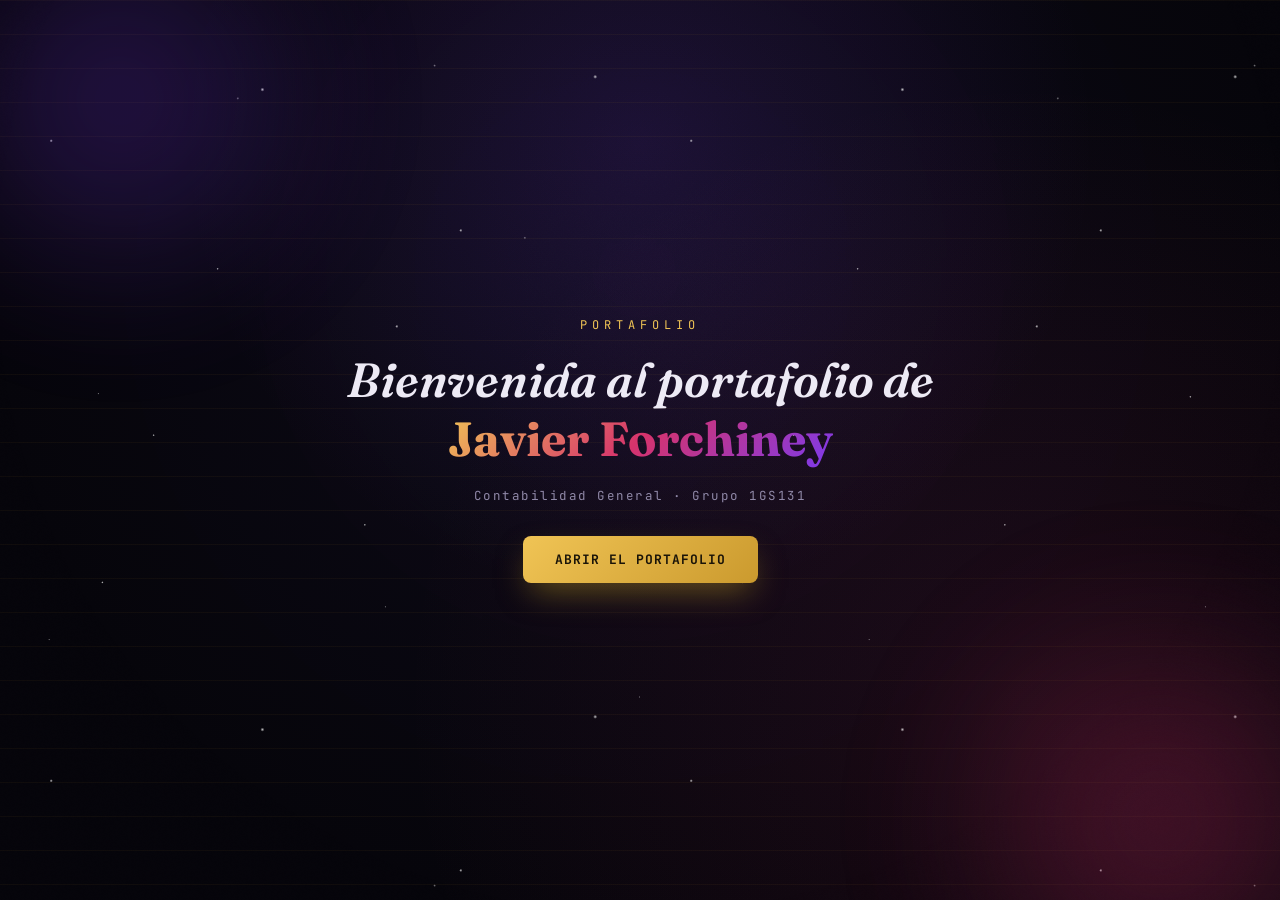
<file: index.html>
<!DOCTYPE html>
<html lang="es">
<head>
<meta charset="UTF-8">
<meta name="viewport" content="width=device-width, initial-scale=1.0">
<title>Portafolio de Contabilidad · Javier Forchiney</title>
<link rel="preconnect" href="https://fonts.googleapis.com">
<link href="https://fonts.googleapis.com/css2?family=Fraunces:ital,wght@0,600;0,700;1,500;1,600;1,700&family=JetBrains+Mono:wght@400;500;600;700&family=Inter:wght@400;500;600;700&display=swap" rel="stylesheet">
<link rel="stylesheet" href="style.css">
</head>
<body>

<!-- ===== PANTALLA DE BIENVENIDA ===== -->
<div id="welcome-screen">
  <div class="stars-a"></div>
  <div class="stars-b"></div>
  <div class="ledger-lines"></div>
  <div class="grain"></div>
  <div class="orb orb-a"></div>
  <div class="orb orb-b"></div>
  <div class="welcome-content">
    <div class="welcome-eyebrow">PORTAFOLIO</div>
    <h1 class="welcome-title">Bienvenida al portafolio de<br><span>Javier Forchiney</span></h1>
    <p class="welcome-sub">Contabilidad General · Grupo 1GS131</p>
    <button id="open-btn" class="open-btn">Abrir el portafolio</button>
  </div>
</div>

<!-- ===== ESCRITORIO ===== -->
<div id="desktop" class="hidden">

  <div class="stars-a"></div>
  <div class="stars-b"></div>
  <div class="ledger-lines"></div>
  <div class="grain"></div>
  <div class="orb orb-a"></div>
  <div class="orb orb-c"></div>

  <div class="desktop-watermark">
    <div class="wm-name">JAVIER FORCHINEY</div>
    <div class="wm-role">Contabilidad General · Portafolio de Curso</div>
  </div>

  <div class="icons-grid" id="icons-grid">
    <!-- Los íconos de carpetas se generan por JS a partir de FOLDERS -->
  </div>

  <div id="windows-container"></div>

  <div class="taskbar">
    <button class="start-btn" id="start-btn">
      <span class="start-dot"></span> Portafolio
    </button>
    <div class="taskbar-open" id="taskbar-open"></div>
    <div class="taskbar-clock" id="taskbar-clock">--:--</div>
  </div>

  <div class="about-panel" id="about-panel">
    <p>Doble clic abre carpetas y archivos. Un clic en cualquier parte vacía del escritorio cierra las ventanas abiertas.</p>
    <button id="about-close">Cerrar</button>
  </div>
</div>
 
<!-- ===== VISOR DE PANTALLA COMPLETA (Portada, Presentación, Conclusión) ===== -->
<div id="fullscreen-viewer" class="hidden">
  <div class="fs-topbar">
    <button id="fs-back-btn" class="fs-back-btn" type="button">← Regresar</button>
    <div class="fs-title" id="fs-title"></div>
  </div>
  <div class="fs-body">
    <iframe id="fs-iframe" title="Documento"></iframe>
    <div class="fs-fallback hidden" id="fs-fallback"></div>
    <div class="fs-loading hidden" id="fs-loading">
      <div class="fs-spinner"></div>
      <div class="fs-loading-text">El archivo se está cargando…</div>
      <div class="fs-loading-note">Los archivos de Excel pueden tardar hasta cerca de un minuto</div>
      <a href="#" target="_blank" rel="noopener" class="fs-loading-link hidden" id="fs-loading-open-new">Abrir en una pestaña nueva →</a>
    </div>
  </div>
</div>
 
<script src="data.js"></script>
<script src="script.js"></script>
</body>
</html>
</file>
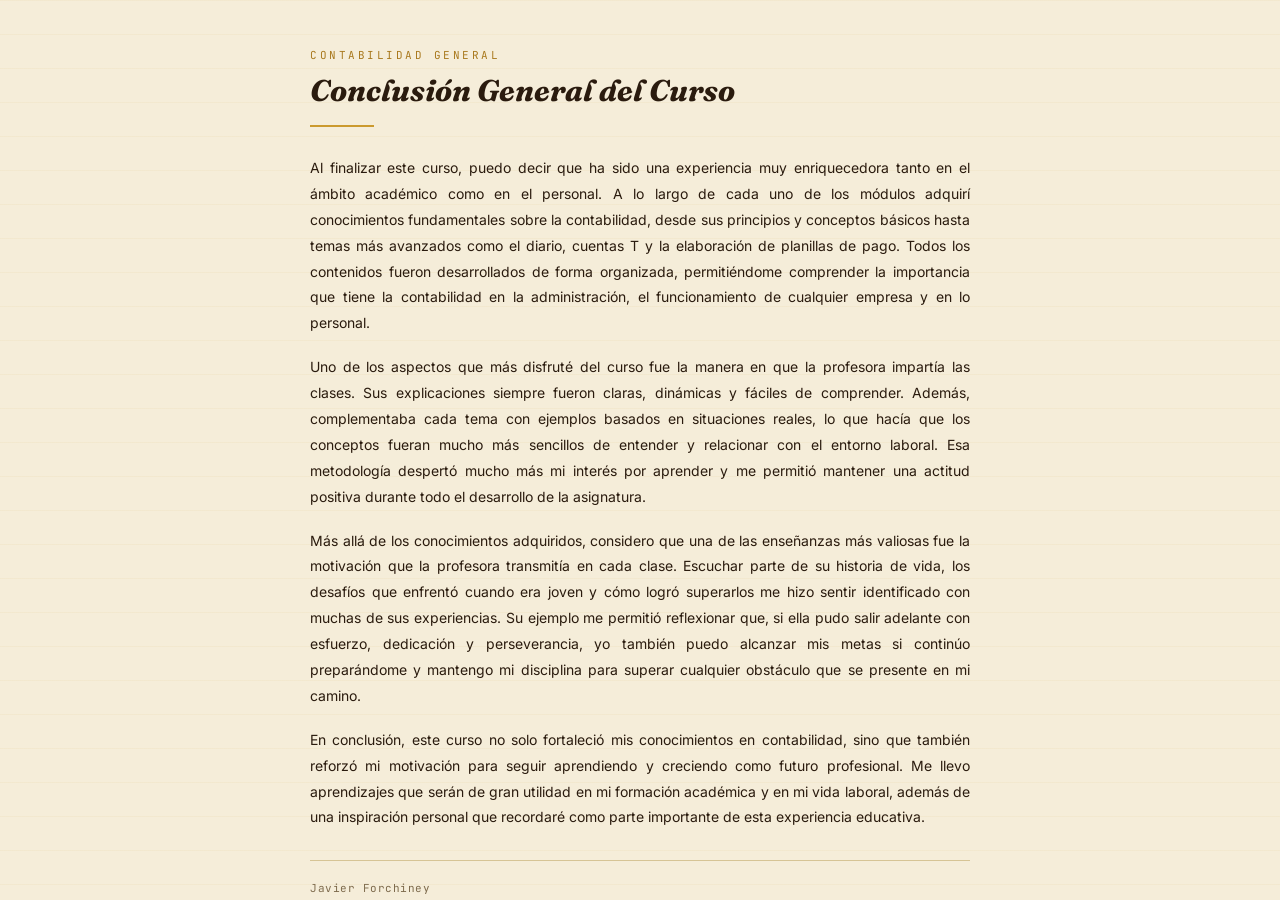
<file: pages/conclusion.html>
<!DOCTYPE html>
<html lang="es">
<head>
<meta charset="UTF-8">
<meta name="viewport" content="width=device-width, initial-scale=1.0">
<title>Conclusión General del Curso</title>
<link rel="preconnect" href="https://fonts.googleapis.com">
<link href="https://fonts.googleapis.com/css2?family=Fraunces:ital,wght@0,600;0,700;1,500;1,600&family=Inter:wght@400;500;600;700&family=JetBrains+Mono:wght@400;500;600&display=swap" rel="stylesheet">
<style>
  :root{
    --paper:#F5EDD9;
    --paper-line:#D6C495;
    --ink-dark:#2A1B0E;
    --ink-dark-dim:#7D6A4C;
    --brass:#CB9A2E;
    --brass-bright:#A9791E;
    --display:'Fraunces', serif;
    --mono:'JetBrains Mono', monospace;
    --sans:'Inter', sans-serif;
  }
  *{ box-sizing:border-box; margin:0; padding:0; }
  html,body{ height:100%; }
  body{
    background:var(--paper);
    background-image:
      repeating-linear-gradient(to bottom, rgba(203,154,46,0.06) 0px, rgba(203,154,46,0.06) 1px, transparent 1px, transparent 34px);
    color:var(--ink-dark);
    font-family:var(--sans);
    min-height:100%;
    display:flex; justify-content:center;
    padding:48px 24px;
  }

  .wrap{ width:100%; max-width:660px; }

  .eyebrow{
    font-family:var(--mono); font-size:11px; letter-spacing:2.5px; color:var(--brass-bright);
    text-transform:uppercase; margin-bottom:10px;
  }
  .title{
    font-family:var(--display); font-style:italic; font-weight:700; font-size:clamp(24px,4vw,30px);
    color:var(--ink-dark); margin-bottom:8px;
  }
  .rule{ width:64px; height:2px; background:var(--brass); margin:16px 0 28px; }

  .body-text p{
    font-size:14px; line-height:1.85; color:var(--ink-dark); margin-bottom:18px;
    text-align:justify;
  }

  .signature{
    margin-top:30px; padding-top:20px; border-top:1px solid var(--paper-line);
    font-family:var(--mono); font-size:11px; color:var(--ink-dark-dim); letter-spacing:.5px;
  }
</style>
</head>
<body>

  <div class="wrap">
    <div class="eyebrow">Contabilidad General</div>
    <div class="title">Conclusión General del Curso</div>
    <div class="rule"></div>

    <div class="body-text">
      <p>Al finalizar este curso, puedo decir que ha sido una experiencia muy enriquecedora tanto en el ámbito académico como en el personal. A lo largo de cada uno de los módulos adquirí conocimientos fundamentales sobre la contabilidad, desde sus principios y conceptos básicos hasta temas más avanzados como el diario, cuentas T y la elaboración de planillas de pago. Todos los contenidos fueron desarrollados de forma organizada, permitiéndome comprender la importancia que tiene la contabilidad en la administración, el funcionamiento de cualquier empresa y en lo personal.</p>

      <p>Uno de los aspectos que más disfruté del curso fue la manera en que la profesora impartía las clases. Sus explicaciones siempre fueron claras, dinámicas y fáciles de comprender. Además, complementaba cada tema con ejemplos basados en situaciones reales, lo que hacía que los conceptos fueran mucho más sencillos de entender y relacionar con el entorno laboral. Esa metodología despertó mucho más mi interés por aprender y me permitió mantener una actitud positiva durante todo el desarrollo de la asignatura.</p>

      <p>Más allá de los conocimientos adquiridos, considero que una de las enseñanzas más valiosas fue la motivación que la profesora transmitía en cada clase. Escuchar parte de su historia de vida, los desafíos que enfrentó cuando era joven y cómo logró superarlos me hizo sentir identificado con muchas de sus experiencias. Su ejemplo me permitió reflexionar que, si ella pudo salir adelante con esfuerzo, dedicación y perseverancia, yo también puedo alcanzar mis metas si continúo preparándome y mantengo mi disciplina para superar cualquier obstáculo que se presente en mi camino.</p>

      <p>En conclusión, este curso no solo fortaleció mis conocimientos en contabilidad, sino que también reforzó mi motivación para seguir aprendiendo y creciendo como futuro profesional. Me llevo aprendizajes que serán de gran utilidad en mi formación académica y en mi vida laboral, además de una inspiración personal que recordaré como parte importante de esta experiencia educativa.</p>
    </div>

    <div class="signature">Javier Forchiney</div>
  </div>

</body>
</html>
</file>
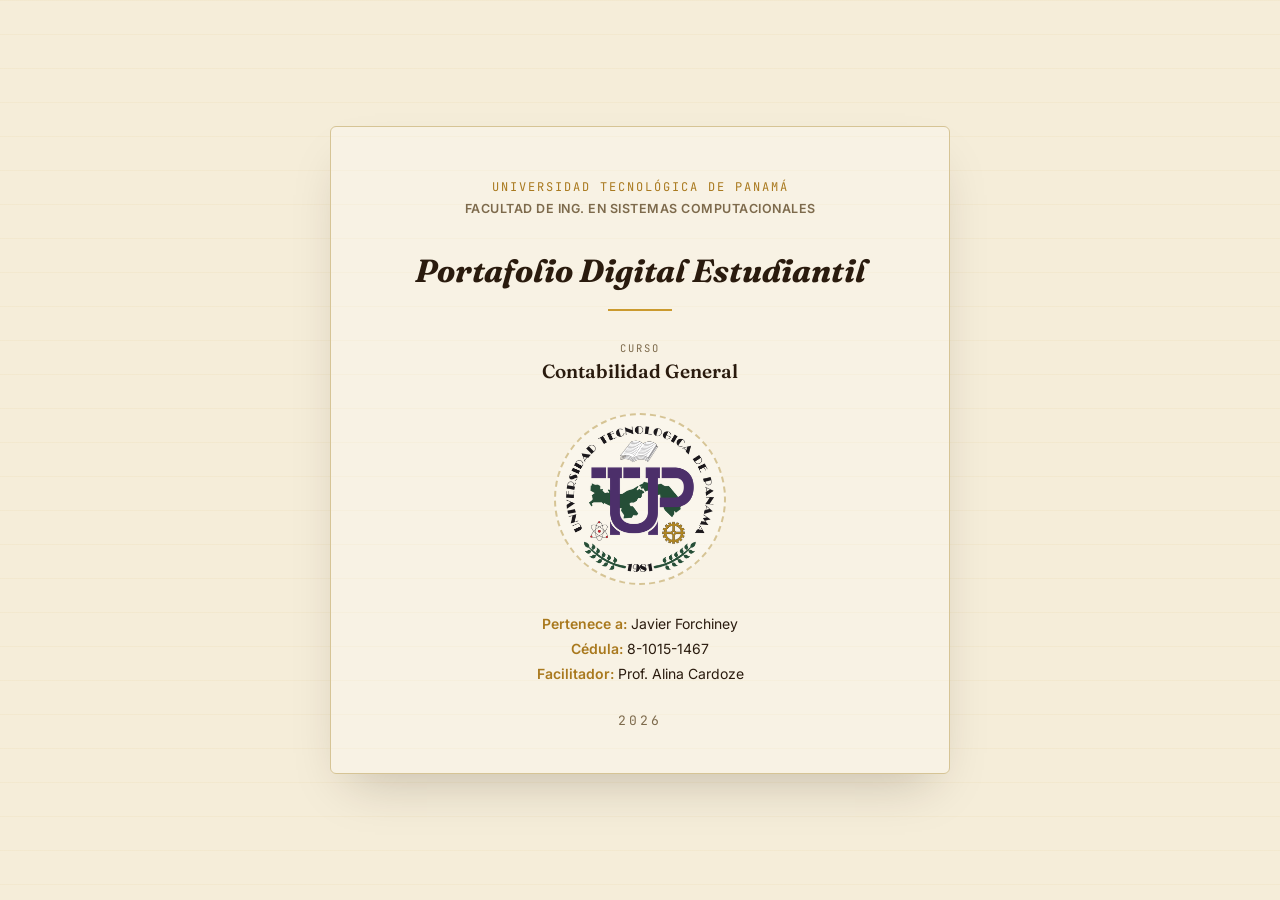
<file: pages/portada.html>
<!DOCTYPE html>
<html lang="es">
<head>
<meta charset="UTF-8">
<meta name="viewport" content="width=device-width, initial-scale=1.0">
<title>Portada · Portafolio de Contabilidad</title>
<link rel="preconnect" href="https://fonts.googleapis.com">
<link href="https://fonts.googleapis.com/css2?family=Fraunces:ital,wght@0,600;0,700;1,500;1,600&family=Inter:wght@400;500;600;700&family=JetBrains+Mono:wght@400;500;600&display=swap" rel="stylesheet">
<style>
  :root{
    --paper:#F5EDD9;
    --paper-dim:#E9DCB9;
    --paper-line:#D6C495;
    --ink-dark:#2A1B0E;
    --ink-dark-dim:#7D6A4C;
    --brass:#CB9A2E;
    --brass-bright:#A9791E;
    --display:'Fraunces', serif;
    --mono:'JetBrains Mono', monospace;
    --sans:'Inter', sans-serif;
  }
  *{ box-sizing:border-box; margin:0; padding:0; }
  html,body{ height:100%; }
  body{
    background:var(--paper);
    background-image:
      repeating-linear-gradient(to bottom, rgba(203,154,46,0.06) 0px, rgba(203,154,46,0.06) 1px, transparent 1px, transparent 34px);
    color:var(--ink-dark);
    font-family:var(--sans);
    min-height:100%;
    display:flex; align-items:center; justify-content:center;
    padding:40px 24px;
  }
 
  .cover{
    width:100%; max-width:620px;
    text-align:center;
    border:1.5px solid var(--paper-line);
    border-radius:6px;
    padding:52px 44px 44px;
    background:rgba(255,255,255,0.28);
    box-shadow:0 24px 50px -20px rgba(42,27,14,0.25);
  }
 
  .institution{
    font-family:var(--mono); font-size:12px; letter-spacing:2px; color:var(--brass-bright);
    text-transform:uppercase; margin-bottom:6px;
  }
  .faculty{
    font-family:var(--sans); font-weight:600; font-size:12.5px; color:var(--ink-dark-dim);
    letter-spacing:.5px; text-transform:uppercase; margin-bottom:34px;
  }
 
  .doc-title{
    font-family:var(--display); font-style:italic; font-weight:700; font-size:clamp(24px,4vw,32px);
    color:var(--ink-dark); line-height:1.3; margin-bottom:8px;
  }
  .rule{
    width:64px; height:2px; background:var(--brass); margin:18px auto 30px;
  }
 
  .course-label{ font-family:var(--mono); font-size:10.5px; letter-spacing:2px; color:var(--ink-dark-dim); text-transform:uppercase; }
  .course-name{ font-family:var(--display); font-weight:600; font-size:19px; color:var(--ink-dark); margin-top:4px; margin-bottom:30px; }
 
  .cover-image-slot{
    width:172px; height:172px; margin:0 auto 30px;
    border:2px dashed var(--paper-line); border-radius:50%;
    display:flex; align-items:center; justify-content:center;
    color:var(--ink-dark-dim); font-family:var(--mono); font-size:10px; text-align:center;
    padding:10px; line-height:1.5;
    background:rgba(255,255,255,0.3);
  }
  .cover-image-slot img{ width:100%; height:100%; object-fit:contain; }
 
  .info-block{ margin-top:8px; }
  .info-line{ font-family:var(--sans); font-size:14px; color:var(--ink-dark); margin-bottom:8px; }
  .info-line strong{ font-weight:600; color:var(--brass-bright); }
 
  .year{
    margin-top:30px; font-family:var(--mono); font-size:13px; letter-spacing:3px; color:var(--ink-dark-dim);
  }
</style>
</head>
<body>

  <div class="cover">
    <div class="institution">Universidad Tecnológica de Panamá</div>
    <div class="faculty">Facultad de Ing. en Sistemas Computacionales</div>

    <div class="doc-title">Portafolio Digital Estudiantil</div>
    <div class="rule"></div>

    <div class="course-label">Curso</div>
    <div class="course-name">Contabilidad General</div>

    <!--
      Para poner tu foto o el escudo de la universidad:
      reemplaza el <div class="cover-image-slot">...</div> de abajo por:
      <div class="cover-image-slot"><img src="../files/escudo-utp.png" alt="Escudo UTP"></div>
      y coloca el archivo de imagen en la carpeta files/ del proyecto.
    -->
<div class="cover-image-slot"><img src="../files/logo-utp.png" alt="Escudo UTP"></div>

    <div class="info-block">
      <div class="info-line"><strong>Pertenece a:</strong> Javier Forchiney</div>
      <div class="info-line"><strong>Cédula:</strong> 8-1015-1467</div>
      <div class="info-line"><strong>Facilitador:</strong> Prof. Alina Cardoze</div>
    </div>

    <div class="year">2026</div>
  </div>

</body>
</html>
</file>
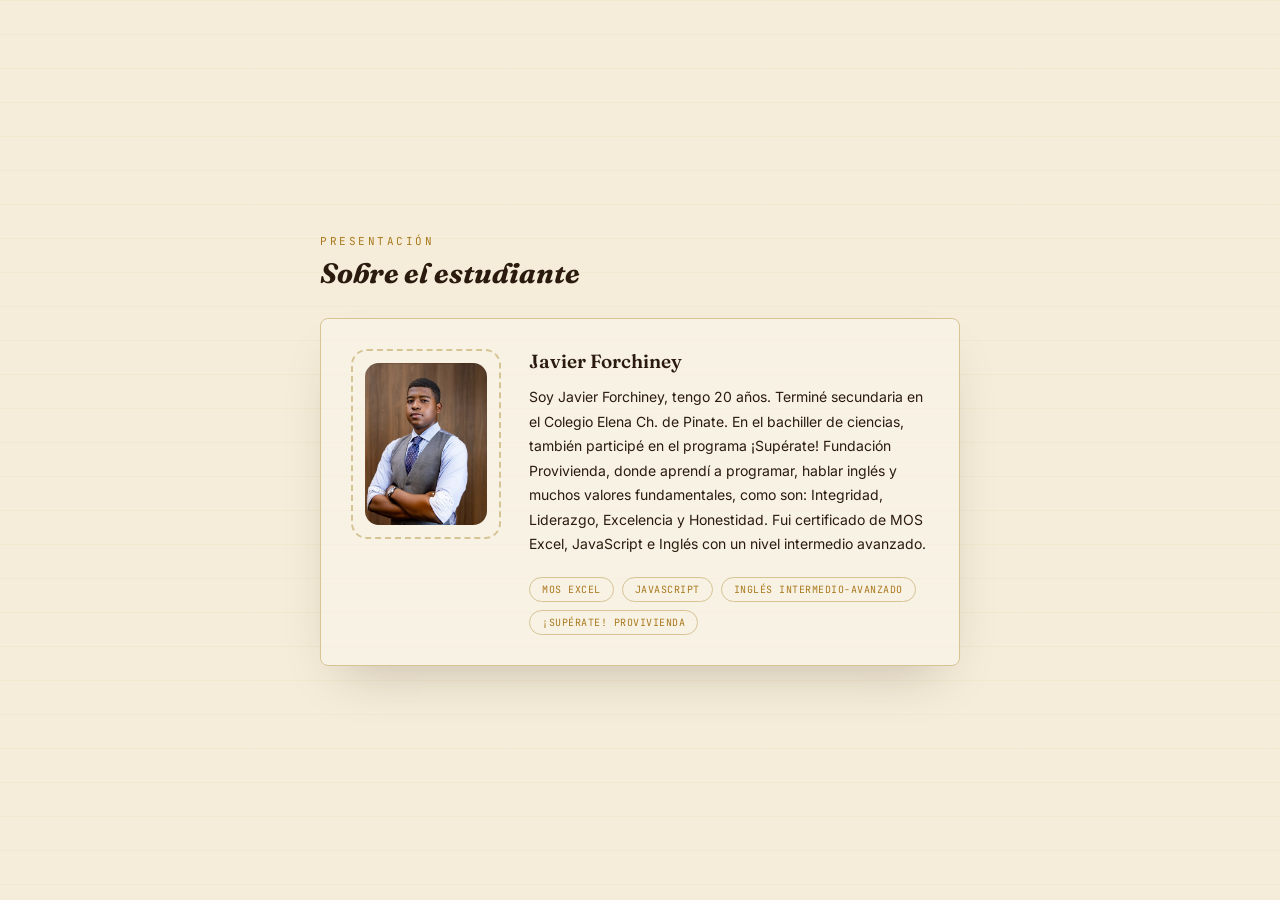
<file: pages/presentacion.html>
<!DOCTYPE html>
<html lang="es">
<head>
<meta charset="UTF-8">
<meta name="viewport" content="width=device-width, initial-scale=1.0">
<title>Presentación del Estudiante</title>
<link rel="preconnect" href="https://fonts.googleapis.com">
<link href="https://fonts.googleapis.com/css2?family=Fraunces:ital,wght@0,600;0,700;1,500;1,600&family=Inter:wght@400;500;600;700&family=JetBrains+Mono:wght@400;500;600&display=swap" rel="stylesheet">
<style>
  :root{
    --paper:#F5EDD9;
    --paper-line:#D6C495;
    --ink-dark:#2A1B0E;
    --ink-dark-dim:#7D6A4C;
    --brass:#CB9A2E;
    --brass-bright:#A9791E;
    --display:'Fraunces', serif;
    --mono:'JetBrains Mono', monospace;
    --sans:'Inter', sans-serif;
  }
  *{ box-sizing:border-box; margin:0; padding:0; }
  html,body{ height:100%; }
  body{
    background:var(--paper);
    background-image:
      repeating-linear-gradient(to bottom, rgba(203,154,46,0.06) 0px, rgba(203,154,46,0.06) 1px, transparent 1px, transparent 34px);
    color:var(--ink-dark);
    font-family:var(--sans);
    min-height:100%;
    display:flex; align-items:center; justify-content:center;
    padding:40px 24px;
  }

  .wrap{ width:100%; max-width:640px; }

  .eyebrow{
    font-family:var(--mono); font-size:11px; letter-spacing:2.5px; color:var(--brass-bright);
    text-transform:uppercase; margin-bottom:8px;
  }
  .title{
    font-family:var(--display); font-style:italic; font-weight:700; font-size:clamp(22px,3.6vw,28px);
    color:var(--ink-dark); margin-bottom:28px;
  }

  .card{
    display:flex; gap:28px; align-items:flex-start;
    border:1.5px solid var(--paper-line); border-radius:8px;
    padding:30px; background:rgba(255,255,255,0.28);
    box-shadow:0 24px 50px -22px rgba(42,27,14,0.25);
  }

  .photo-slot{
    flex-shrink:0;
    width:150px; height:190px;
    border-radius:16px;
    border:2px dashed var(--paper-line);
    display:flex; align-items:center; justify-content:center; text-align:center;
    color:var(--ink-dark-dim); font-family:var(--mono); font-size:10px; line-height:1.5; padding:12px;
    overflow:hidden;
  }
  .photo-slot img{ width:100%; height:100%; object-fit:cover; border-radius:14px; }

  .bio{ flex:1; }
  .bio-name{ font-family:var(--display); font-weight:600; font-size:19px; color:var(--ink-dark); margin-bottom:12px; }
  .bio p{ font-size:14px; line-height:1.75; color:var(--ink-dark); }

  .tags{ margin-top:20px; display:flex; flex-wrap:wrap; gap:8px; }
  .tag{
    font-family:var(--mono); font-size:10px; letter-spacing:.5px; color:var(--brass-bright);
    border:1px solid var(--paper-line); border-radius:20px; padding:5px 12px;
    text-transform:uppercase;
  }

  @media (max-width:520px){
    .card{ flex-direction:column; align-items:center; text-align:center; }
  }
</style>
</head>
<body>

  <div class="wrap">
    <div class="eyebrow">Presentación</div>
    <div class="title">Sobre el estudiante</div>

    <div class="card">
      <!--
        Para poner tu foto:
        reemplaza el <div class="photo-slot">...</div> de abajo por:
        <div class="photo-slot"><img src="../files/mi-foto.jpg" alt="Javier Forchiney"></div>
        y coloca el archivo de imagen en la carpeta files/ del proyecto.
      -->
      <div class="photo-slot"><img src="../files/Foto formalita.jpg" alt="Javier Forchiney"></div>

      <div class="bio">
        <div class="bio-name">Javier Forchiney</div>
        <p>Soy Javier Forchiney, tengo 20 años. Terminé secundaria en el Colegio Elena Ch. de Pinate. En el bachiller de ciencias, también participé en el programa ¡Supérate! Fundación Provivienda, donde aprendí a programar, hablar inglés y muchos valores fundamentales, como son: Integridad, Liderazgo, Excelencia y Honestidad. Fui certificado de MOS Excel, JavaScript e Inglés con un nivel intermedio avanzado.</p>

        <div class="tags">
          <span class="tag">MOS Excel</span>
          <span class="tag">JavaScript</span>
          <span class="tag">Inglés Intermedio-Avanzado</span>
          <span class="tag">¡Supérate! Provivienda</span>
        </div>
      </div>
    </div>
  </div>

</body>
</html>
</file>
<file: style.css>
:root{
  /* ===== Paleta "Galaxia" ===== */
  --bg-0:#06050C;
  --bg-1:#0E0C18;
  --bg-2:#161225;
  --line:#2A2440;
  --line-soft:#1E1A30;

  --ink-0:#EDEAF5;
  --ink-1:#9089A8;

  --paper:#F5EDD9;
  --paper-dim:#E9DCB9;
  --paper-line:#D6C495;
  --ink-dark:#2A1B0E;
  --ink-dark-dim:#7D6A4C;

  --brass:#CB9A2E;
  --brass-bright:#F0C455;
  --forest:#2F6B4E;
  --forest-bright:#3E8A66;
  --rust:#B85A2E;
  --slate:#3E6285;
  --wine:#8B2E3F;
  --wine-bright:#C24C5F;
  --sage:#5F8F6C;

  --nebula-violet:#7C3AED;
  --nebula-magenta:#D6336C;
  --nebula-teal:#22D3EE;

  --display:'Fraunces', serif;
  --mono:'JetBrains Mono', monospace;
  --sans:'Inter', sans-serif;
}

*{box-sizing:border-box; margin:0; padding:0;}

html,body{
  height:100%;
  overflow:hidden;
  background:var(--bg-0);
  font-family:var(--sans);
  color:var(--ink-0);
}

::selection{ background:var(--brass); color:#1a1408; }

/* ================= TEXTURE LAYERS ================= */
.ledger-lines{
  position:absolute; inset:0; pointer-events:none; z-index:0;
  background-image: repeating-linear-gradient(
    to bottom, rgba(203,154,46,0.055) 0px, rgba(203,154,46,0.055) 1px,
    transparent 1px, transparent 34px
  );
}
.grain{
  position:absolute; inset:0; pointer-events:none; z-index:0; opacity:.35;
  background-image:url("data:image/svg+xml,%3Csvg xmlns='http://www.w3.org/2000/svg' width='120' height='120'%3E%3Cfilter id='n'%3E%3CfeTurbulence type='fractalNoise' baseFrequency='0.85' numOctaves='2' stitchTiles='stitch'/%3E%3C/filter%3E%3Crect width='100%25' height='100%25' filter='url(%23n)' opacity='0.05'/%3E%3C/svg%3E");
  mix-blend-mode:overlay;
}

/* ================= CAMPO DE ESTRELLAS ================= */
.stars-a, .stars-b{ position:absolute; inset:0; pointer-events:none; z-index:0; background-repeat:repeat; }
.stars-a{
  background-image:
    radial-gradient(1.6px 1.6px at 8% 22%, #fff, transparent),
    radial-gradient(1.2px 1.2px at 24% 68%, #fff, transparent),
    radial-gradient(2px 2px at 41% 14%, #fff, transparent),
    radial-gradient(1.2px 1.2px at 57% 82%, #fff, transparent),
    radial-gradient(1.6px 1.6px at 72% 36%, #fff, transparent),
    radial-gradient(1.2px 1.2px at 86% 62%, #fff, transparent),
    radial-gradient(2px 2px at 93% 12%, #fff, transparent),
    radial-gradient(1.2px 1.2px at 16% 91%, #fff, transparent),
    radial-gradient(1.6px 1.6px at 62% 51%, #fff, transparent),
    radial-gradient(1.2px 1.2px at 34% 42%, #fff, transparent);
  background-size:640px 640px;
  opacity:.75;
  will-change:transform, opacity;
  animation:twinkleDriftA 9s ease-in-out infinite alternate;
}
.stars-b{
  background-image:
    radial-gradient(1px 1px at 12% 48%, #fff, transparent),
    radial-gradient(1.4px 1.4px at 29% 12%, #fff, transparent),
    radial-gradient(1px 1px at 47% 74%, #fff, transparent),
    radial-gradient(1.4px 1.4px at 64% 29%, #fff, transparent),
    radial-gradient(1px 1px at 78% 85%, #fff, transparent),
    radial-gradient(1.4px 1.4px at 90% 46%, #fff, transparent),
    radial-gradient(1px 1px at 6% 78%, #fff, transparent),
    radial-gradient(1.4px 1.4px at 53% 8%, #fff, transparent);
  background-size:820px 820px;
  opacity:.45;
  will-change:transform, opacity;
  animation:twinkleDriftB 13s ease-in-out infinite alternate-reverse;
  animation-delay:1.4s;
}
@keyframes twinkleDriftA{
  0%{ opacity:.35; transform:translate(0,0); }
  50%{ opacity:.85; transform:translate(18px,12px); }
  100%{ opacity:.5; transform:translate(36px,24px); }
}
@keyframes twinkleDriftB{
  0%{ opacity:.25; transform:translate(0,0); }
  50%{ opacity:.6; transform:translate(-22px,16px); }
  100%{ opacity:.35; transform:translate(-44px,32px); }
}

/* ================= VISOR DE PANTALLA COMPLETA ================= */
#fullscreen-viewer{
  position:fixed; inset:0; z-index:200;
  background:var(--paper);
  display:flex; flex-direction:column;
}
#fullscreen-viewer.hidden{ display:none; }

.fs-topbar{
  flex-shrink:0; height:60px; display:flex; align-items:center; gap:18px; padding:0 22px;
  background:var(--bg-1); border-bottom:1px solid var(--line);
}
.fs-back-btn{
  font-family:var(--mono); font-size:13.5px; font-weight:700; letter-spacing:.3px;
  color:#1a1408; background:linear-gradient(135deg, var(--brass-bright), var(--brass));
  border:none; border-radius:9px;
  padding:10px 18px; cursor:pointer;
  box-shadow:0 8px 20px -6px rgba(203,154,46,0.55);
  transition:transform .15s ease, box-shadow .15s ease;
}
.fs-back-btn:hover{ transform:translateX(-2px); box-shadow:0 10px 24px -6px rgba(203,154,46,0.7); }
.fs-title{
  font-family:var(--display); font-weight:600; font-style:italic; font-size:15px; color:var(--ink-1);
}

.fs-body{ flex:1; overflow:hidden; position:relative; }
.fs-body iframe{ width:100%; height:100%; border:none; display:block; background:var(--paper); }
.fs-body iframe.hidden{ display:none; }
.fs-fallback{ width:100%; height:100%; }
.fs-fallback.hidden{ display:none; }

.fs-loading{
  position:absolute; inset:0; z-index:5;
  display:flex; flex-direction:column; align-items:center; justify-content:center; gap:14px;
  background:var(--paper);
}
.fs-loading.hidden{ display:none; }
.fs-spinner{
  width:38px; height:38px; border-radius:50%;
  border:3px solid var(--paper-line); border-top-color:var(--brass);
  animation:fsSpin .8s linear infinite;
}
@keyframes fsSpin{ to{ transform:rotate(360deg); } }
.fs-loading-text{ font-family:var(--display); font-weight:600; font-style:italic; font-size:15px; color:var(--ink-dark); }
.fs-loading-note{ font-family:var(--mono); font-size:11px; color:var(--ink-dark-dim); }
.fs-loading-link{
  margin-top:8px; font-family:var(--mono); font-size:11.5px; font-weight:700; color:var(--brass-bright);
  text-decoration:underline; opacity:0; animation:fadeInLink .4s ease forwards;
}
.fs-loading-link.hidden{ display:none; }
@keyframes fadeInLink{ to{ opacity:1; } }

/* ================= BOTÓN "ATRÁS" DENTRO DE VENTANAS ================= */
.back-btn{
  font-family:var(--mono); font-size:12px; font-weight:700; letter-spacing:.3px;
  color:#1a1408; background:linear-gradient(135deg, var(--brass-bright), var(--brass));
  border:none; border-radius:8px;
  padding:7px 14px; cursor:pointer;
  box-shadow:0 6px 16px -6px rgba(203,154,46,0.5);
  transition:transform .15s ease, box-shadow .15s ease;
}
.back-btn:hover{ transform:translateX(-2px); box-shadow:0 8px 18px -6px rgba(203,154,46,0.65); }
.crumb-label{ font-family:var(--mono); font-size:11.5px; color:var(--ink-1); }

/* ================= AMBIENT ORBS ================= */
.orb{ position:absolute; border-radius:50%; filter:blur(70px); opacity:.32; pointer-events:none; z-index:0; will-change:transform; }
.orb-a{ width:460px; height:460px; background:radial-gradient(circle, var(--nebula-violet), transparent 70%); top:-130px; left:-110px; animation:float1 22s ease-in-out infinite; }
.orb-b{ width:500px; height:500px; background:radial-gradient(circle, var(--nebula-magenta), transparent 70%); bottom:-170px; right:-130px; animation:float2 26s ease-in-out infinite; }
.orb-c{ width:340px; height:340px; background:radial-gradient(circle, var(--nebula-teal), transparent 70%); top:42%; left:62%; animation:float1 28s ease-in-out infinite reverse; }
@keyframes float1{ 0%,100%{ transform:translate(0,0); } 50%{ transform:translate(50px,35px); } }
@keyframes float2{ 0%,100%{ transform:translate(0,0); } 50%{ transform:translate(-40px,-45px); } }

/* ================= WELCOME SCREEN ================= */
#welcome-screen{
  position:fixed; inset:0; overflow:hidden;
  display:flex; flex-direction:column; align-items:center; justify-content:center;
  gap:22px; text-align:center; padding:24px;
  background:
    radial-gradient(circle at 50% 16%, rgba(124,58,237,0.14) 0%, transparent 46%),
    radial-gradient(circle at 80% 78%, rgba(214,51,108,0.10) 0%, transparent 50%),
    radial-gradient(circle at 50% 30%, #14102299 0%, #05040A 72%);
  z-index:100;
  transition:opacity .4s ease;
}
#welcome-screen.hide{ opacity:0; pointer-events:none; }

.welcome-content{ position:relative; z-index:2; display:flex; flex-direction:column; align-items:center; gap:18px; }

.folio-tag{
  font-family:var(--mono); font-size:10.5px; letter-spacing:3px; color:var(--ink-1);
  border:1px solid var(--line); border-radius:20px; padding:6px 14px;
  background:rgba(201,162,39,0.06);
  opacity:0; animation:riseIn .7s cubic-bezier(.2,.8,.3,1) .1s forwards;
}
.welcome-eyebrow{
  font-family:var(--mono); font-size:12px; letter-spacing:5px; color:var(--brass-bright);
  opacity:0; animation:riseIn .7s cubic-bezier(.2,.8,.3,1) .22s forwards;
}
.welcome-title{
  font-family:var(--display); font-weight:600; font-style:italic; font-size:clamp(28px,4.4vw,48px);
  line-height:1.22; color:var(--ink-0); max-width:660px;
  opacity:0; animation:riseIn .8s cubic-bezier(.2,.8,.3,1) .34s forwards;
}
.welcome-title span{
  font-style:normal; font-weight:700;
  background:linear-gradient(135deg, var(--brass-bright) 0%, var(--nebula-magenta) 50%, var(--nebula-violet) 100%);
  -webkit-background-clip:text; background-clip:text; color:transparent;
}
.welcome-sub{
  font-family:var(--mono); font-size:12.5px; color:var(--ink-1); letter-spacing:1.5px;
  opacity:0; animation:riseIn .7s cubic-bezier(.2,.8,.3,1) .46s forwards;
}
@keyframes riseIn{ from{ opacity:0; transform:translateY(14px); } to{ opacity:1; transform:translateY(0); } }

.open-btn{
  margin-top:14px; position:relative;
  font-family:var(--mono); font-size:13px; font-weight:700; letter-spacing:1px; text-transform:uppercase;
  color:#1a1408; background:linear-gradient(135deg, var(--brass-bright), var(--brass));
  border:none; border-radius:8px; padding:15px 32px; cursor:pointer;
  box-shadow:0 14px 32px -8px rgba(201,162,39,0.5);
  transition:transform .15s ease, box-shadow .15s ease;
  opacity:0; animation:riseIn .7s cubic-bezier(.2,.8,.3,1) .58s forwards;
}
.open-btn:hover{ transform:translateY(-2px); box-shadow:0 18px 38px -8px rgba(201,162,39,0.65); }
.open-btn:active{ transform:translateY(0) scale(.98); }

/* ================= DESTELLO DE APERTURA ================= */
.portal-core{
  position:fixed; inset:0; pointer-events:none; z-index:150;
  background:radial-gradient(circle at 50% 50%, transparent 0%, var(--bg-0) 100%);
  transform:scale(0); opacity:0;
}
.portal-core.active{
  animation:portalOpen 1.1s cubic-bezier(.22,1,.36,1) forwards;
}
@keyframes portalOpen{
  0%{   transform:scale(0);   opacity:1; }
  45%{  transform:scale(1.2); opacity:1; }
  70%{  transform:scale(.95); opacity:1; }
  100%{ transform:scale(1);   opacity:0; }
}

.portal-glow{
  position:fixed; width:300px; height:300px; border-radius:50%;
  background:radial-gradient(circle, rgba(203,154,46,0.35) 0%, rgba(124,58,237,0.15) 40%, transparent 70%);
  top:50%; left:50%; transform:translate(-50%,-50%) scale(0);
  filter:blur(40px); pointer-events:none; z-index:149; opacity:0;
}
.portal-glow.active{
  animation:portalGlow 1.3s cubic-bezier(.22,1,.36,1) forwards;
}
@keyframes portalGlow{
  0%{   transform:translate(-50%,-50%) scale(0);   opacity:0; }
  30%{  transform:translate(-50%,-50%) scale(1.5); opacity:1; }
  60%{  transform:translate(-50%,-50%) scale(2.2); opacity:.7; }
  100%{ transform:translate(-50%,-50%) scale(3);    opacity:0; }
}

.portal-particle{
  position:fixed; width:3px; height:3px; border-radius:50%;
  background:var(--brass-bright);
  box-shadow:0 0 8px 2px rgba(240,196,85,0.6);
  top:50%; left:50%;
  transform:translate(-50%,-50%);
  opacity:0; pointer-events:none; z-index:148;
}
.portal-particle.active{
  animation:particleFloat 1.6s cubic-bezier(.22,1,.36,1) forwards;
}
@keyframes particleFloat{
  0%{
    transform:translate(-50%,-50%) scale(1);
    opacity:1;
  }
  100%{
    transform:translate(calc(-50% + var(--dx)), calc(-50% + var(--dy))) scale(.2);
    opacity:0;
  }
}

/* ================= DESKTOP ================= */
#desktop{
  opacity:0;
  transition:opacity .6s ease;
}
#desktop.visible{
  opacity:1;
}
#desktop.hidden{ display:none; }

.desktop-watermark{
  position:absolute; top:36px; left:40px; z-index:1; user-select:none; pointer-events:none;
}
.wm-name{
  font-family:var(--display); font-style:italic; font-weight:600; font-size:17px; letter-spacing:1px; color:var(--ink-1);
}
.wm-role{
  font-family:var(--mono); font-size:11px; letter-spacing:.5px; color:var(--ink-1); opacity:.65; margin-top:5px; max-width:270px;
}

.icons-grid{
  position:absolute; top:118px; left:40px; right:40px; z-index:1;
  display:flex; flex-wrap:wrap; align-content:flex-start;
  gap:26px;
}

/* ================= DOSSIER CARDS (signature element) ================= */
.folder-icon{
  --tilt:0deg;
  position:relative;
  width:132px; min-height:150px;
  padding:36px 13px 14px;
  background:var(--paper);
  border:1px solid var(--paper-line);
  border-radius:3px 12px 8px 8px;
  cursor:pointer; user-select:none;
  transform:rotate(var(--tilt));
  box-shadow:0 8px 18px -10px rgba(0,0,0,.6), 0 1px 0 rgba(255,255,255,.5) inset;
  transition:transform .3s cubic-bezier(.2,.8,.3,1), box-shadow .3s ease;
  opacity:0; animation:cardDrop .5s cubic-bezier(.2,.8,.3,1) forwards;
  animation-delay:calc(var(--i, 0) * 70ms + 120ms);
}
@keyframes cardDrop{ from{ opacity:0; transform:translateY(-14px) rotate(var(--tilt)); } to{ opacity:1; transform:translateY(0) rotate(var(--tilt)); } }

.folder-icon::before{ /* index tab */
  content:""; position:absolute; top:-13px; left:14px; width:48px; height:15px;
  background:var(--folder-color, var(--brass));
  border-radius:6px 6px 0 0;
  box-shadow:inset 0 -3px 0 rgba(0,0,0,.14);
}
.folder-icon::after{ /* two-hole punch */
  content:""; position:absolute; top:12px; left:13px; width:8px; height:8px; border-radius:50%;
  background:var(--bg-0);
  box-shadow:24px 0 0 var(--bg-0), inset 0 1px 2px rgba(0,0,0,.5);
}

.folder-icon:hover, .folder-icon:focus-visible{
  transform:rotate(0deg) translateY(-6px);
  box-shadow:0 22px 34px -14px rgba(0,0,0,.65), 0 1px 0 rgba(255,255,255,.5) inset;
}
.folder-icon.selected{ outline:2px solid var(--folder-color, var(--brass)); outline-offset:2px; }

.folder-number{
  position:absolute; top:2px; right:10px;
  font-family:var(--display); font-weight:700; font-size:34px; line-height:1;
  color:var(--folder-color, var(--brass)); opacity:.28;
}

.folder-stamp{
  position:absolute; bottom:-10px; right:-8px; width:58px; height:58px; border-radius:50%;
  border:2px dashed var(--folder-color, var(--brass)); color:var(--folder-color, var(--brass));
  display:flex; align-items:center; justify-content:center; text-align:center;
  font-family:var(--mono); font-size:7.5px; font-weight:700; letter-spacing:.5px; text-transform:uppercase;
  transform:scale(.5) rotate(-18deg); opacity:0;
  transition:transform .38s cubic-bezier(.34,1.56,.64,1), opacity .25s ease;
  background:rgba(255,255,255,.4); backdrop-filter:blur(1px);
}
.folder-icon:hover .folder-stamp{ opacity:.92; transform:scale(1) rotate(-12deg); }

.folder-label{
  font-family:var(--display); font-weight:600; font-size:14.5px; color:var(--ink-dark);
  line-height:1.3; margin-top:8px;
}
.folder-count{
  font-family:var(--mono); font-size:9.5px; color:var(--ink-dark-dim); letter-spacing:.4px;
  margin-top:5px; text-transform:uppercase;
}

/* ================= TASKBAR ================= */
.taskbar{
  position:absolute; left:0; right:0; bottom:0; height:56px;
  background:rgba(17,29,24,0.92); backdrop-filter:blur(14px);
  border-top:1px solid var(--line);
  display:flex; align-items:center; gap:14px; padding:0 16px;
  z-index:50;
}
.start-btn{
  font-family:var(--mono); font-size:12.5px; color:var(--ink-0);
  background:var(--bg-2); border:1px solid var(--line); border-radius:9px;
  padding:9px 15px; cursor:pointer; display:flex; align-items:center; gap:9px;
  transition:border-color .15s ease, transform .15s ease;
}
.start-btn:hover{ border-color:var(--brass); transform:translateY(-1px); }
.start-dot{ width:7px; height:7px; border-radius:50%; background:var(--brass-bright); display:inline-block; box-shadow:0 0 8px var(--brass-bright); }

.taskbar-open{ display:flex; gap:8px; flex:1; overflow-x:auto; }
.taskbar-item{
  font-family:var(--mono); font-size:11.5px; color:var(--ink-1);
  background:var(--bg-2); border:1px solid var(--line); border-radius:8px;
  padding:7px 13px; cursor:pointer; white-space:nowrap; transition:border-color .15s ease, color .15s ease;
}
.taskbar-item.active{ color:var(--ink-0); border-color:var(--brass); }

.taskbar-clock{ font-family:var(--mono); font-size:12.5px; color:var(--ink-1); letter-spacing:1px; }

/* ================= ABOUT PANEL ================= */
.about-panel{
  position:absolute; bottom:70px; left:16px; width:302px;
  background:var(--bg-2); border:1px solid var(--line); border-radius:14px;
  padding:18px; display:none; z-index:60;
  box-shadow:0 24px 48px rgba(0,0,0,0.5);
  opacity:0; transform:translateY(8px);
}
.about-panel.show{ display:block; animation:panelIn .22s cubic-bezier(.2,.8,.3,1) forwards; }
@keyframes panelIn{ to{ opacity:1; transform:translateY(0); } }
.about-panel h3{ font-family:var(--display); font-weight:600; font-size:14px; margin-bottom:10px; color:var(--brass-bright); }
.about-panel ol{ padding-left:18px; margin-bottom:12px; }
.about-panel li{ font-size:12px; color:var(--ink-1); line-height:1.6; margin-bottom:4px; }
.about-panel p{ font-size:12.5px; color:var(--ink-1); line-height:1.5; margin-bottom:12px; }
.about-panel code{ color:var(--sage); }
.about-panel button{
  font-family:var(--mono); font-size:11px; background:var(--bg-1); color:var(--ink-0);
  border:1px solid var(--line); border-radius:7px; padding:7px 13px; cursor:pointer;
  transition:border-color .15s ease;
}
.about-panel button:hover{ border-color:var(--brass); }

/* ================= WINDOWS ================= */
.os-window{
  position:absolute; min-width:340px; min-height:220px;
  background:var(--bg-1); border:1px solid var(--line); border-radius:12px;
  box-shadow:0 32px 64px rgba(0,0,0,0.55);
  display:flex; flex-direction:column; overflow:hidden;
  z-index:10; transform-origin:top center;
}
.os-window.focused{ border-color:#3a4d40; }
.os-window.opening{ animation:winOpen .26s cubic-bezier(.2,.8,.3,1); }
.os-window.closing{ opacity:0; transform:scale(.94) translateY(6px); transition:opacity .16s ease, transform .16s ease; pointer-events:none; }
@keyframes winOpen{ from{ opacity:0; transform:scale(.93) translateY(10px) rotate(-.6deg); } to{ opacity:1; transform:scale(1) translateY(0) rotate(0); } }

.win-titlebar{
  display:flex; align-items:center; gap:10px; padding:11px 10px 11px 14px;
  background:var(--bg-2); border-bottom:1px solid var(--line);
  cursor:move; user-select:none;
}
.win-dot{ width:8px; height:8px; border-radius:50%; flex-shrink:0; box-shadow:0 0 6px currentColor; }
.win-title{
  font-family:var(--display); font-weight:600; font-size:13px; color:var(--ink-0); flex:1;
  overflow:hidden; text-overflow:ellipsis; white-space:nowrap;
}
.win-controls{ display:flex; gap:2px; }
.win-btn{
  width:26px; height:26px; border-radius:7px; border:none; background:transparent;
  color:var(--ink-1); font-size:13px; cursor:pointer; display:flex; align-items:center; justify-content:center;
  transition:background .12s ease, color .12s ease;
}
.win-btn:hover{ background:rgba(255,255,255,0.07); color:var(--ink-0); }
.win-btn.close:hover{ background:rgba(139,46,63,0.25); color:var(--wine-bright); }

.win-body{ flex:1; overflow:auto; background:var(--bg-1); }

/* Folder window: file grid */
.file-grid{
  display:grid; grid-template-columns:repeat(auto-fill, minmax(118px,1fr));
  gap:20px; padding:22px;
}
.file-icon{
  display:flex; flex-direction:column; align-items:center; gap:9px;
  padding:12px 8px; border-radius:12px; cursor:pointer; text-align:center;
  border:1px solid transparent; transition:background .15s ease, border-color .15s ease, transform .15s ease;
}
.file-icon:hover{ background:rgba(255,255,255,0.035); border-color:var(--line); transform:translateY(-2px); }

/* File ticket */
.file-glyph{
  width:50px; height:62px; position:relative;
  background:var(--paper);
  box-shadow:0 10px 20px -9px rgba(0,0,0,.6), inset 0 0 0 1px var(--paper-line);
  clip-path:polygon(0 0, calc(100% - 13px) 0%, 100% 13px, 100% 100%, 0% 100%);
}
.file-glyph::before{
  content:""; position:absolute; top:0; left:0; right:0; height:9px;
  background:var(--file-color, var(--slate));
}
.file-glyph::after{
  content:attr(data-ext); position:absolute; bottom:7px; left:0; right:0;
  text-align:center; font-family:var(--mono); font-size:8px; font-weight:700;
  color:var(--file-color, var(--slate)); letter-spacing:.5px;
}
.file-glyph .fold{
  position:absolute; top:0; right:0; width:0; height:0;
  border-style:solid; border-width:0 13px 13px 0;
  border-color:transparent var(--paper-dim) transparent transparent;
}

/* Subfolder tiles inside "Actividades" window — mini dossier */
.file-icon.subfolder .folder-glyph{
  width:58px; height:44px; position:relative; border-radius:2px 10px 8px 8px;
  background:var(--paper); box-shadow:0 10px 20px -9px rgba(0,0,0,.55), inset 0 0 0 1px var(--paper-line);
}
.file-icon.subfolder .folder-glyph::before{
  content:""; position:absolute; top:-8px; left:8px; width:22px; height:9px;
  background:var(--folder-color, var(--brass)); border-radius:4px 4px 0 0;
}
.file-icon.subfolder .folder-glyph::after{
  content:""; position:absolute; bottom:6px; left:6px; right:6px; height:2px;
  background:var(--folder-color, var(--brass)); opacity:.5;
}

.file-name{ font-size:11.5px; color:var(--ink-0); line-height:1.3; font-family:var(--sans); }
.file-desc{ font-size:10px; color:var(--ink-1); font-family:var(--mono); }

.empty-folder{
  padding:44px 30px; text-align:center; color:var(--ink-1); font-family:var(--mono); font-size:12.5px; line-height:1.7;
}
.empty-folder code{ color:var(--brass-bright); }

/* Breadcrumb inside folder windows */
.breadcrumb{
  padding:14px 22px 0; font-family:var(--mono); font-size:11.5px; color:var(--ink-1);
  display:flex; align-items:center; gap:6px; flex-wrap:wrap;
}
.breadcrumb .crumb{ cursor:pointer; color:var(--brass-bright); }
.breadcrumb .crumb:hover{ text-decoration:underline; }
.breadcrumb .crumb.current{ color:var(--ink-0); cursor:default; }
.breadcrumb .crumb.current:hover{ text-decoration:none; }
.crumb-sep{ opacity:.5; }

/* Page-type content (Portada / Conclusión / cada Bitácora) */
.page-content{ padding:36px 44px; max-width:600px; font-family:var(--sans); color:var(--ink-0); }
.page-content h2{ font-family:var(--display); font-weight:600; font-style:italic; font-size:22px; color:var(--brass-bright); margin-bottom:8px; letter-spacing:.3px; }
.page-content h3{ font-family:var(--sans); font-weight:600; font-size:16px; color:var(--ink-0); opacity:.92; margin-top:-2px; margin-bottom:20px; }
.page-content p{ font-size:15.5px; line-height:1.85; color:var(--ink-0); margin-bottom:16px; }

/* Viewer window */
.viewer-body{ flex:1; background:var(--paper); height:100%; }
.viewer-body iframe{ width:100%; height:100%; border:none; display:block; }

.viewer-fallback{
  height:100%; display:flex; flex-direction:column; align-items:center; justify-content:center;
  gap:14px; background:var(--paper); color:var(--ink-dark); padding:30px; text-align:center;
}
.viewer-fallback a{ font-family:var(--mono); font-size:12px; color:var(--slate); text-decoration:underline; }
.viewer-note{ font-family:var(--mono); font-size:11px; color:var(--ink-dark-dim); max-width:340px; }

/* Resize handle */
.win-resize{ position:absolute; right:0; bottom:0; width:18px; height:18px; cursor:nwse-resize; }

/* Responsive */
@media (max-width:640px){
  .icons-grid{ left:0; right:0; padding:0 16px; justify-content:center; }
  .os-window{ left:6px !important; right:6px; width:auto !important; }
  .desktop-watermark{ display:none; }

  /* En celulares, los efectos de desenfoque (blur/backdrop-filter) son los que más
     consumen batería/GPU y causan lag. Los apagamos aquí y dejamos solo lo liviano
     (estrellas con transform y las líneas de fondo). */
  .orb{ display:none; }
  .grain{ display:none; }
  .taskbar, .about-panel{
    backdrop-filter:none;
    background:rgba(14,12,24,0.97);
  }
}

/* Reduced motion */
@media (prefers-reduced-motion: reduce){
  *{ animation-duration:.001s !important; animation-delay:0s !important; transition-duration:.001s !important; }
}
</file>
